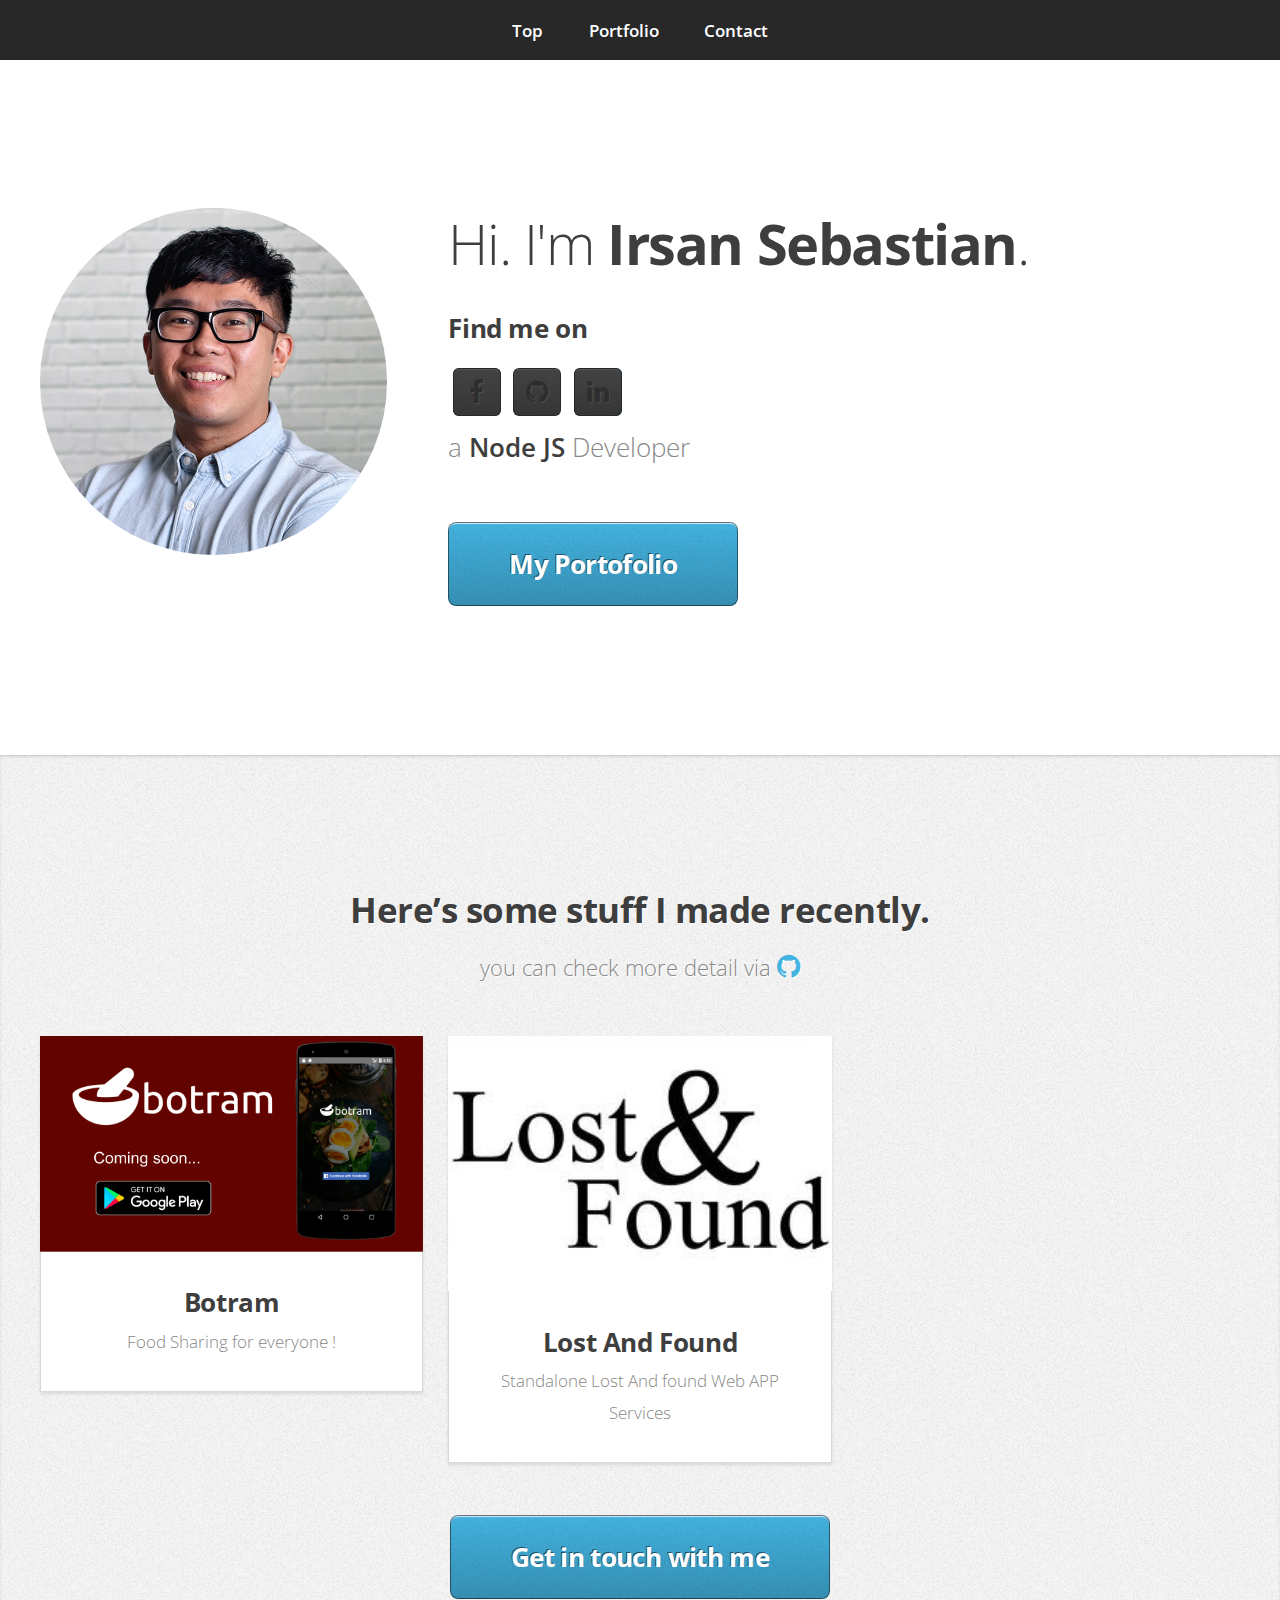
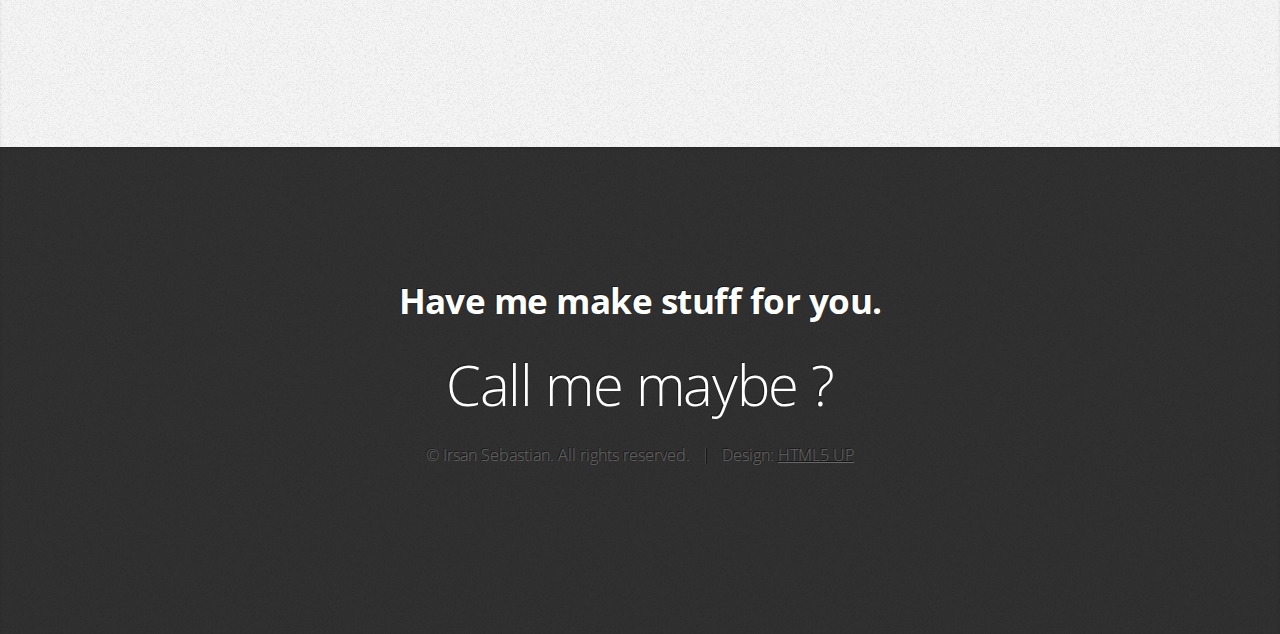
<file: index.html>
<!DOCTYPE HTML>
<!--
	Miniport by HTML5 UP
	html5up.net | @ajlkn
	Free for personal and commercial use under the CCA 3.0 license (html5up.net/license)
-->
<html>
	<head>
		<title>Irsan Sebastian</title>
		<meta charset="utf-8" />
		<meta name="viewport" content="width=device-width, initial-scale=1" />
		<!--[if lte IE 8]><script src="assets/js/ie/html5shiv.js"></script><![endif]-->
		<link rel="stylesheet" href="assets/css/main.css" />
		<link rel="icon" type="image/png" href="favicon/round.png">
		<!--[if lte IE 8]><link rel="stylesheet" href="assets/css/ie8.css" /><![endif]-->
		<!--[if lte IE 9]><link rel="stylesheet" href="assets/css/ie9.css" /><![endif]-->
	</head>
	<body>

		<!-- Nav -->
			<nav id="nav">
				<ul class="container">
					<li><a href="#top">Top</a></li>
					<!-- <li><a href="#work">Work</a></li> -->
					<li><a href="#portfolio">Portfolio</a></li>
					<li><a href="#contact">Contact</a></li>
				</ul>
			</nav>

		<!-- Home -->
			<div class="wrapper style1 first">
				<article class="container" id="top">
					<div class="row">
						<div class="4u 12u(mobile)">
							<span class="image"><img src="images/irsan.jpg" alt="" /></span>
						</div>
						<div class="8u 12u(mobile)">
							<header>
								<h1>Hi. I'm <strong>Irsan Sebastian</strong>.</h1>
							</header>
							<h3>Find me on</h3>
							<ul class="social">
								<li><a href="https://www.facebook.com/irsan.sebastian.9" class="icon fa-facebook" target="_blank"><span class="label">Facebook</span></a></li>
								<li><a href="https://github.com/sanBastia" class="icon fa-github" target="_blank"><span class="label">Github</span></a></li>
								<li><a href="https://www.linkedin.com/in/sanbastia/" class="icon fa-linkedin" target="_blank"><span class="label">LinkedIn</span></a></li>
							</ul>
							<p>a <strong>Node JS</strong> Developer</p>
							<a href="#portfolio" class="button big scrolly">My Portofolio</a>
						</div>
					</div>
				</article>
			</div>

		<!-- Work -->
			<!-- <div class="wrapper style2">
				<article id="work">
					<header>
						<h2>Here's all the stuff I do.</h2>
						<p>Odio turpis amet sed consequat eget posuere consequat.</p>
					</header>
					<div class="container">
						<div class="row">
							<div class="4u 12u(mobile)">
								<section class="box style1">
									<span class="icon featured fa-comments-o"></span>
									<h3>Consequat lorem</h3>
									<p>Ornare nulla proin odio consequat sapien vestibulum ipsum primis sed amet consequat lorem dolore.</p>
								</section>
							</div>
							<div class="4u 12u(mobile)">
								<section class="box style1">
									<span class="icon featured fa-camera-retro"></span>
									<h3>Lorem dolor tempus</h3>
									<p>Ornare nulla proin odio consequat sapien vestibulum ipsum primis sed amet consequat lorem dolore.</p>
								</section>
							</div>
							<div class="4u 12u(mobile)">
								<section class="box style1">
									<span class="icon featured fa-thumbs-o-up"></span>
									<h3>Feugiat posuere</h3>
									<p>Ornare nulla proin odio consequat sapien vestibulum ipsum primis sed amet consequat lorem dolore.</p>
								</section>
							</div>
						</div>
					</div>
					<footer>
						<p>Lorem ipsum dolor sit sapien vestibulum ipsum primis?</p>
						<a href="#portfolio" class="button big scrolly">See some of my recent work</a>
					</footer>
				</article>
			</div> -->

		<!-- Portfolio -->
			<div class="wrapper style3">
				<article id="portfolio">
					<header>
						<h2>Here’s some stuff I made recently.</h2>
						<p>you can check more detail via <a href="https://github.com/sanBastia" class="icon fa-github" target="_blank"><span class="label">Github</span></a></p>
					</header>
					<div class="container">
						<div class="row">
							<div class="4u 12u(mobile)">
								<article class="box style2">
									<a href="https://github.com/botram" class="image featured" target="_blank"><img src="images/botram.png" alt="" /></a>
									<h3><a href="https://github.com/botram" target="_blank">Botram</a></h3>
									<p>Food Sharing for everyone !</p>
								</article>
							</div>
							<div class="4u 12u(mobile)">
								<article class="box style2">
									<a href="https://github.com/coffeeeTeam/lost-found" class="image featured" target="_blank"><img src="images/lostandfound.png" alt="" /></a>
									<h3><a href="https://github.com/coffeeeTeam/lost-found" target="_blank">Lost And Found </a></h3>
									<p>Standalone Lost And found Web APP Services</p>
								</article>
							</div>
						</div>
					<footer>
						<a href="#contact" class="button big scrolly">Get in touch with me</a>
					</footer>
				</article>
			</div>

		<!-- Contact -->
			<div class="wrapper style4">
				<article id="contact" class="container 75%">
					<header>
						<h2>Have me make stuff for you.</h2>
					</header>
					<div>
						<h1><a href="https://www.facebook.com/irsan.sebastian.9" target="_blank">Call me maybe ?</a></h1>
						<!-- <div class="row">
							<div class="12u">
								<form method="post" action="#">
									<div>
										<div class="row">
											<div class="6u 12u(mobile)">
												<input type="text" name="name" id="name" placeholder="Name" />
											</div>
											<div class="6u 12u(mobile)">
												<input type="text" name="email" id="email" placeholder="Email" />
											</div>
										</div>
										<div class="row">
											<div class="12u">
												<input type="text" name="subject" id="subject" placeholder="Subject" />
											</div>
										</div>
										<div class="row">
											<div class="12u">
												<textarea name="message" id="message" placeholder="Message"></textarea>
											</div>
										</div>
										<div class="row 200%">
											<div class="12u">
												<ul class="actions">
													<li><input type="submit" value="Send Message" /></li>
													<li><input type="reset" value="Clear Form" class="alt" /></li>
												</ul>
											</div>
										</div>
									</div>
								</form>
							</div>
						</div> -->
						<!-- <div class="row">
							<div class="12u">
								<hr />
								<h3>Find me on ...</h3>
								<ul class="social">
									<li><a href="#" class="icon fa-twitter"><span class="label">Twitter</span></a></li>
									<li><a href="#" class="icon fa-facebook"><span class="label">Facebook</span></a></li>
									<li><a href="#" class="icon fa-dribbble"><span class="label">Dribbble</span></a></li>
									<li><a href="#" class="icon fa-linkedin"><span class="label">LinkedIn</span></a></li>
									<li><a href="#" class="icon fa-tumblr"><span class="label">Tumblr</span></a></li>
									<li><a href="#" class="icon fa-google-plus"><span class="label">Google+</span></a></li>
									<li><a href="#" class="icon fa-github"><span class="label">Github</span></a></li> -->

									<!--
									<li><a href="#" class="icon fa-rss"><span>RSS</span></a></li>
									<li><a href="#" class="icon fa-instagram"><span>Instagram</span></a></li>
									<li><a href="#" class="icon fa-foursquare"><span>Foursquare</span></a></li>
									<li><a href="#" class="icon fa-skype"><span>Skype</span></a></li>
									<li><a href="#" class="icon fa-soundcloud"><span>Soundcloud</span></a></li>
									<li><a href="#" class="icon fa-youtube"><span>YouTube</span></a></li>
									<li><a href="#" class="icon fa-blogger"><span>Blogger</span></a></li>
									<li><a href="#" class="icon fa-flickr"><span>Flickr</span></a></li>
									<li><a href="#" class="icon fa-vimeo"><span>Vimeo</span></a></li>
									-->
								<!-- </ul>
								<hr />
							</div>
						</div> -->
					</div>
					<footer>
						<ul id="copyright">
							<li>&copy; Irsan Sebastian. All rights reserved.</li><li>Design: <a href="http://html5up.net">HTML5 UP</a></li>
						</ul>
					</footer>
				</article>
			</div>

		<!-- Scripts -->
			<script src="assets/js/jquery.min.js"></script>
			<script src="assets/js/jquery.scrolly.min.js"></script>
			<script src="assets/js/skel.min.js"></script>
			<script src="assets/js/skel-viewport.min.js"></script>
			<script src="assets/js/util.js"></script>
			<!--[if lte IE 8]><script src="assets/js/ie/respond.min.js"></script><![endif]-->
			<script src="assets/js/main.js"></script>

	</body>
</html>
</file>
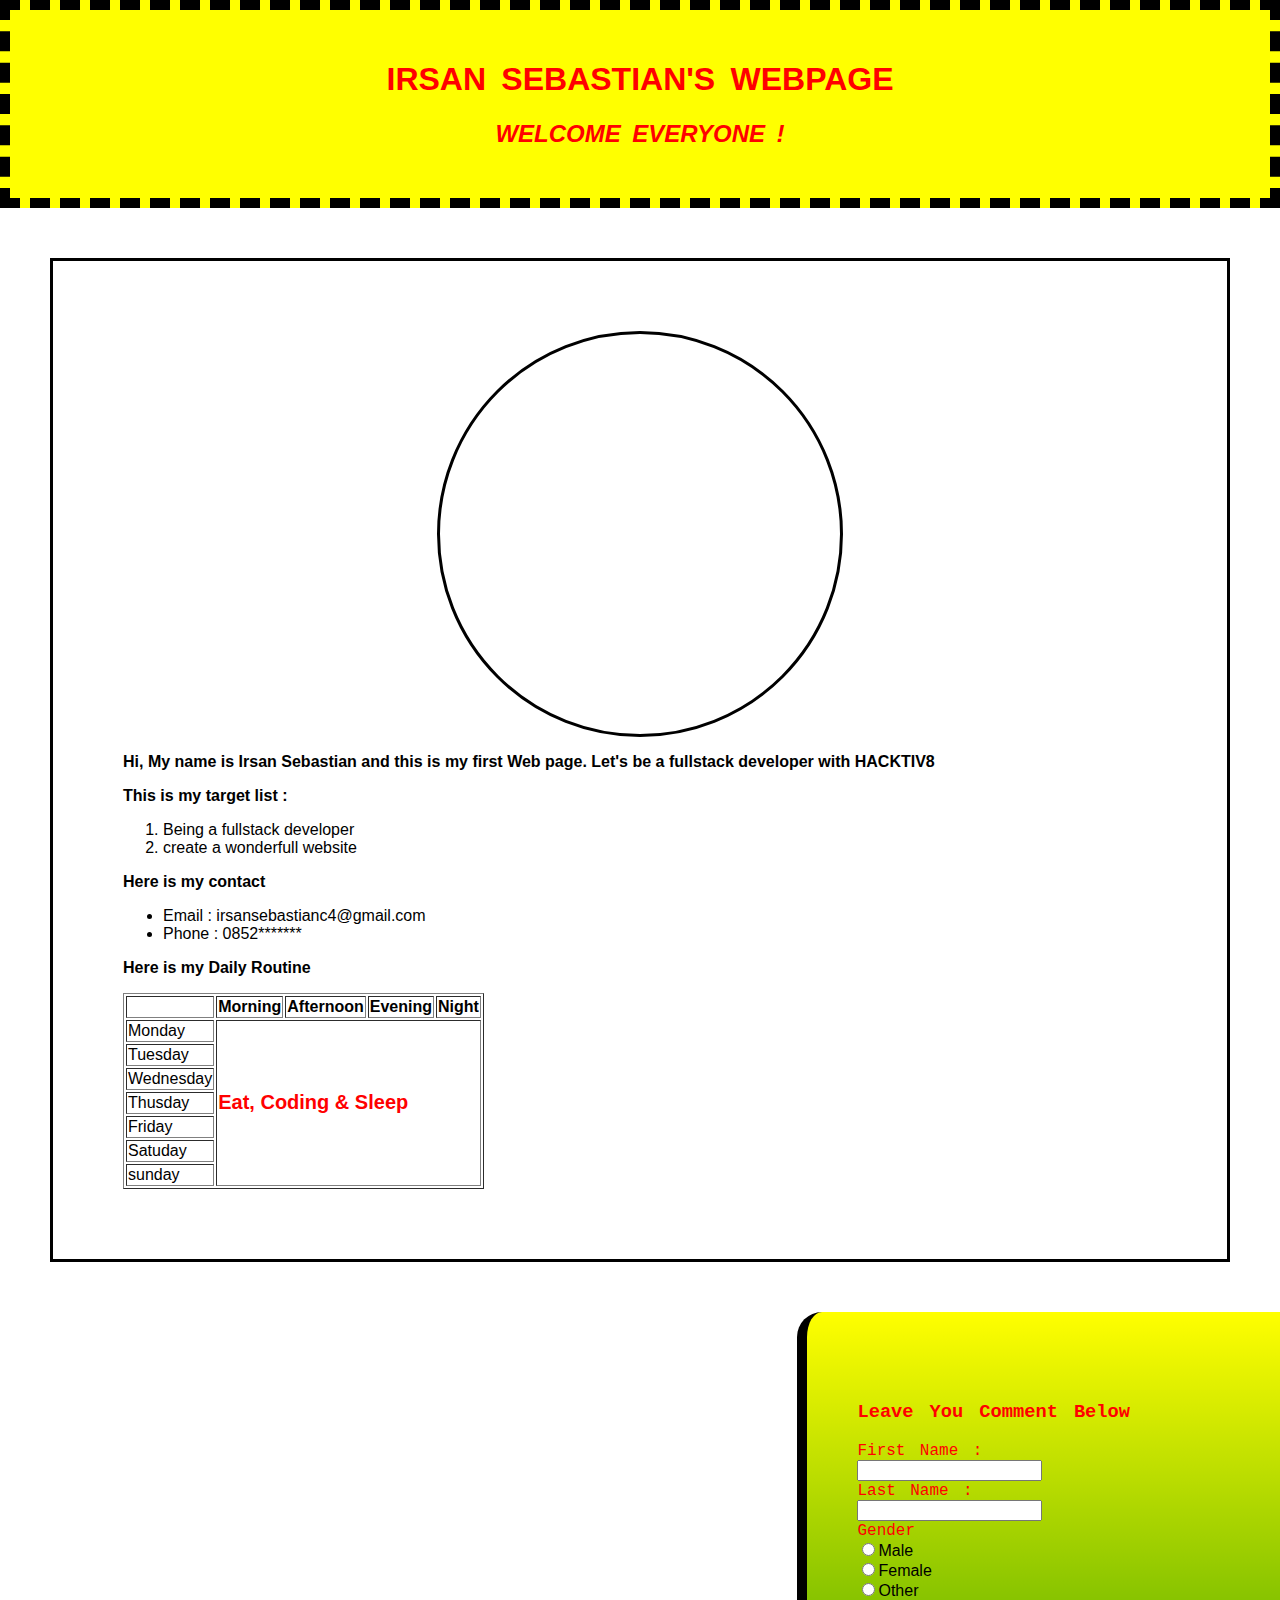
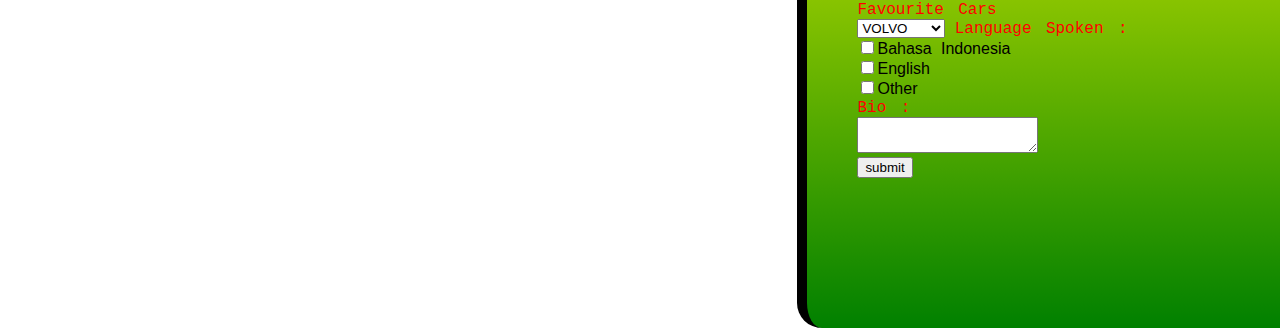
<file: hacktiv8/index.html>
<!DOCTYPE html>
<html>
	<head>
		<link href="style.css" type="text/css" rel="stylesheet">
		<title>Irsan Sebastian</title>

	</head>
			<body>


				<div class="header">
					<div id="header-content">		
						<h1>Irsan Sebastian's Webpage</h1>
						<h2>Welcome everyone !</h2>
					</div>
				</div>



				<div class="body">
					
					<div id="body-content">
						<div class="body-image"></div>
					<p>Hi, My name is Irsan Sebastian and this is my first Web page. Let's be a fullstack developer with HACKTIV8</p>

					<p>This is my target list :</p>

					<ol>
						<li>Being a fullstack developer</li>
						<li>create a wonderfull website</li>
					</ol>

					<p>Here is my contact</p>

					<ul>
						<li>Email : irsansebastianc4@gmail.com</li>
						<li>Phone : 0852*******</li>

					</ul>

					<p>Here is my Daily Routine</p>
					<table border="1">
						<thead>
							<tr>
								<th></th>
								<th>Morning</th>
								<th>Afternoon</th>
								<th>Evening</th>
								<th>Night</th>
							</tr>
						</thead>
						<tbody>
							<tr>
								<td>Monday</td>
								<td rowspan="7" colspan="4"> 
									<h1>eat, coding & sleep</h1>
								</td>
							</tr>
							<tr>
								<td>Tuesday</td>
							</tr>
							<tr>
								<td>Wednesday</td>
							</tr>
							<tr>
								<td>Thusday</td>
							</tr>
							<tr>
								<td>Friday</td>
							</tr>
							<tr>
								<td>Satuday</td>
							</tr>
							<tr>
								<td>sunday</td>
							</tr>
						</tbody>
					</table>
					</div>
				</div>


				<div class="comment">
					<div id="comment-content">
				<h3>leave you comment below</h3>
				

					<!-- Section pertama - first name -->

					<form>				
						<label for="full-name">First name :</label> <br>
						<input name="firstName" type="text">

						<br>
						<label for="last-name">Last name :</label><br>
						<input name="lastName" type="text"> <br>
						
						<!-- end section pertama -->


						<!-- Section kedua - gender  -->	

						
						<label for="Gender">Gender</label> <br>
						<input name="Male" type="radio" value="male">Male <br>
						<input name="Female" type="radio" value="female">Female <br>
						<input name="Other" type="radio" value="other">Other <br>

						

						<!-- end section kedua  -->


						<!-- Section ketiga - car -->

						
						<label for="favourite car">Favourite Cars</label> <br>
						<select name="cars">
							<option selected value="Volvo">VOLVO</option>
							<option value="Lamborgini">Lamborgini</option>
							<option value="Ferrari">Ferrari</option>
							<option value="Masserati">Masserati</option>
						</select>
						
						<!-- end section ketiga -->


						<!-- Section keempat - language -->

						
						<label for="favourite car">Language Spoken :</label> <br>
						<input type="checkbox" name="cek"  value="bahasa">Bahasa Indonesia <br>
						<input type="checkbox" name="cek" value="english">English <br>
						<input type="checkbox" name="cek" value="other">Other <br>
						

						<!-- end section empat -->
						

						<!-- section kelima - bio -->
						
						<label for="bio">Bio :</label> <br>
						<textarea name="biotextarea" row="50" span="50"></textarea> <br>
						<button type="submit">submit</button>
					</form>		
								<!-- end Section kelima -->
							</div>
							</div>


			</body>

</html>
</file>
<file: assets/css/ie8.css>
/*
	Miniport by HTML5 UP
	html5up.net | @ajlkn
	Free for personal and commercial use under the CCA 3.0 license (html5up.net/license)
*/

/* Basic */

	form input[type=text],
	form input[type=password],
	form select,
	form textarea {
		position: relative;
		-ms-behavior: url("assets/js/ie/PIE.htc");
	}

	input[type="button"],
	input[type="submit"],
	input[type="reset"],
	button,
	.button {
		position: relative;
		-ms-behavior: url("assets/js/ie/PIE.htc");
	}

/* Section/Article */

	section > .last-child,
	article > .last-child,
	section.last-child,
	article.last-child {
		margin-bottom: 0;
	}

/* Box */

	.box {
		border: solid 1px #ddd;
	}

/* List */

	ul.social li a {
		position: relative;
		top: 0 !important;
		overflow: hidden;
		-ms-behavior: url("assets/js/ie/PIE.htc");
	}

		ul.social li a:before {
			background: none;
		}

/* Wrappers */

	.wrapper {
		border-top: solid 1px #ddd;
	}

/* Nav */

	#nav a {
		position: relative;
		-ms-behavior: url("assets/js/ie/PIE.htc");
	}

/* Articles */

	#top .image {
		position: relative;
		-ms-behavior: url("assets/js/ie/PIE.htc");
	}

		#top .image img {
			position: relative;
			-ms-behavior: url("assets/js/ie/PIE.htc");
		}
</file>
<file: assets/css/ie9.css>
/*
	Miniport by HTML5 UP
	html5up.net | @ajlkn
	Free for personal and commercial use under the CCA 3.0 license (html5up.net/license)
*/

/* Button */

	input[type="button"],
	input[type="submit"],
	input[type="reset"],
	button,
	.button {
		background-image: url("images/ie/grad0-20.svg");
	}

/* List */

	ul.social li a:before {
		background-image: url("images/ie/grad0-20.svg");
	}
</file>
<file: hacktiv8/style.css>
body {
 
    font-family: Arial, Courier, serif;
    margin:0px; 
    padding:0px; 
    background: url(https://s3.amazonaws.com/codecademy-content/courses/web-101/unit-8/htmlcss1-img_bicycles.jpeg) no-repeat top center;
    background-attachment: fixed;
}


#header-content {

	border:10px;
	border-style:dashed;
	background-color:yellow;
	padding: 30px 10px;
}

#header-content h1,h2 {
	color:red;
	text-align: center;
	font-size:30;
	text-transform:uppercase;
	word-spacing:0.2em;
}
.body{

	margin: 50px 50px;
}
.body-image {
	
	height: 400px;
	width: 400px;
	margin:0px auto;
	border: 3px solid;
	border-radius: 500px;
	background: url(https://s3.amazonaws.com/codecademy-content/courses/web-101/unit-8/htmlcss1-img_bike2.png);
	background-size: cover;
	
}	

.body-image img {

	height :500px;
	width: 500px;
}

#header-content h2 {
	font-style: italic;
}

#body-content{

	background-color:white;
	border: 3px solid;
	padding: 70px 70px;
}

#body-content p {
	font-weight:bold;
}

#body-content thead {
	font-size: bold;
}

#body-content h1 {
	color:red;
	text-transform: capitalize;
	font-size: 20px;
	font-family: Arial, Courier, serif;
}

#comment-content {

	padding-top: 70px;
	padding-right: 150px;
	padding-left: 50px;
	padding-bottom:150px;
	border-style: solid;
	border-width: 0px 0px 0px 10px;
	border-radius: 25px 0px 0px 25px;
	float: right;

	background-image: -webkit-linear-gradient(yellow,green); 
	word-spacing:0.3em;
	font-family: Arial, Courier, serif;
}
#comment-content label,h3 {

		color:red;
		font-family: Courier, serif;
		text-transform: capitalize;
}
#comment-content h3 {

		text-align: center;
}
</file>
<file: assets/css/main.css>
@import url("https://fonts.googleapis.com/css?family=Open+Sans:300,300italic,600,600italic,700");
@import url("font-awesome.min.css");

/*
	Miniport by HTML5 UP
	html5up.net | @ajlkn
	Free for personal and commercial use under the CCA 3.0 license (html5up.net/license)
*/

/* Reset */

	html, body, div, span, applet, object, iframe, h1, h2, h3, h4, h5, h6, p, blockquote, pre, a, abbr, acronym, address, big, cite, code, del, dfn, em, img, ins, kbd, q, s, samp, small, strike, strong, sub, sup, tt, var, b, u, i, center, dl, dt, dd, ol, ul, li, fieldset, form, label, legend, table, caption, tbody, tfoot, thead, tr, th, td, article, aside, canvas, details, embed, figure, figcaption, footer, header, hgroup, menu, nav, output, ruby, section, summary, time, mark, audio, video {
		margin: 0;
		padding: 0;
		border: 0;
		font-size: 100%;
		font: inherit;
		vertical-align: baseline;
	}

	article, aside, details, figcaption, figure, footer, header, hgroup, menu, nav, section {
		display: block;
	}

	body {
		line-height: 1;
	}

	ol, ul {
		list-style: none;
	}

	blockquote, q {
		quotes: none;
	}

	blockquote:before, blockquote:after, q:before, q:after {
		content: '';
		content: none;
	}

	table {
		border-collapse: collapse;
		border-spacing: 0;
	}

	body {
		-webkit-text-size-adjust: none;
	}

/* Box Model */

	*, *:before, *:after {
		-moz-box-sizing: border-box;
		-webkit-box-sizing: border-box;
		box-sizing: border-box;
	}

/* Containers */

	.container {
		margin-left: auto;
		margin-right: auto;
	}

	.container.\31 25\25 {
		width: 100%;
		max-width: 1200px;
		min-width: 960px;
	}

	.container.\37 5\25 {
		width: 720px;
	}

	.container.\35 0\25 {
		width: 480px;
	}

	.container.\32 5\25 {
		width: 240px;
	}

	.container {
		width: 960px;
	}

	@media screen and (min-width: 737px) {

		.container.\31 25\25 {
			width: 100%;
			max-width: 1500px;
			min-width: 1200px;
		}

		.container.\37 5\25 {
			width: 900px;
		}

		.container.\35 0\25 {
			width: 600px;
		}

		.container.\32 5\25 {
			width: 300px;
		}

		.container {
			width: 1200px;
		}

	}

	@media screen and (min-width: 737px) and (max-width: 1200px) {

		.container.\31 25\25 {
			width: 100%;
			max-width: 1200px;
			min-width: 960px;
		}

		.container.\37 5\25 {
			width: 720px;
		}

		.container.\35 0\25 {
			width: 480px;
		}

		.container.\32 5\25 {
			width: 240px;
		}

		.container {
			width: 960px;
		}

	}

	@media screen and (max-width: 736px) {

		.container.\31 25\25 {
			width: 100%;
			max-width: 125%;
			min-width: 100%;
		}

		.container.\37 5\25 {
			width: 75%;
		}

		.container.\35 0\25 {
			width: 50%;
		}

		.container.\32 5\25 {
			width: 25%;
		}

		.container {
			width: 100% !important;
		}

	}

/* Grid */

	.row {
		border-bottom: solid 1px transparent;
		-moz-box-sizing: border-box;
		-webkit-box-sizing: border-box;
		box-sizing: border-box;
	}

	.row > * {
		float: left;
		-moz-box-sizing: border-box;
		-webkit-box-sizing: border-box;
		box-sizing: border-box;
	}

	.row:after, .row:before {
		content: '';
		display: block;
		clear: both;
		height: 0;
	}

	.row.uniform > * > :first-child {
		margin-top: 0;
	}

	.row.uniform > * > :last-child {
		margin-bottom: 0;
	}

	.row.\30 \25 > * {
		padding: 0 0 0 0px;
	}

	.row.\30 \25 {
		margin: 0 0 -1px 0px;
	}

	.row.uniform.\30 \25 > * {
		padding: 0px 0 0 0px;
	}

	.row.uniform.\30 \25 {
		margin: 0px 0 -1px 0px;
	}

	.row > * {
		padding: 0 0 0 40px;
	}

	.row {
		margin: 0 0 -1px -40px;
	}

	.row.uniform > * {
		padding: 40px 0 0 40px;
	}

	.row.uniform {
		margin: -40px 0 -1px -40px;
	}

	.row.\32 00\25 > * {
		padding: 0 0 0 80px;
	}

	.row.\32 00\25 {
		margin: 0 0 -1px -80px;
	}

	.row.uniform.\32 00\25 > * {
		padding: 80px 0 0 80px;
	}

	.row.uniform.\32 00\25 {
		margin: -80px 0 -1px -80px;
	}

	.row.\31 50\25 > * {
		padding: 0 0 0 60px;
	}

	.row.\31 50\25 {
		margin: 0 0 -1px -60px;
	}

	.row.uniform.\31 50\25 > * {
		padding: 60px 0 0 60px;
	}

	.row.uniform.\31 50\25 {
		margin: -60px 0 -1px -60px;
	}

	.row.\35 0\25 > * {
		padding: 0 0 0 20px;
	}

	.row.\35 0\25 {
		margin: 0 0 -1px -20px;
	}

	.row.uniform.\35 0\25 > * {
		padding: 20px 0 0 20px;
	}

	.row.uniform.\35 0\25 {
		margin: -20px 0 -1px -20px;
	}

	.row.\32 5\25 > * {
		padding: 0 0 0 10px;
	}

	.row.\32 5\25 {
		margin: 0 0 -1px -10px;
	}

	.row.uniform.\32 5\25 > * {
		padding: 10px 0 0 10px;
	}

	.row.uniform.\32 5\25 {
		margin: -10px 0 -1px -10px;
	}

	.\31 2u, .\31 2u\24 {
		width: 100%;
		clear: none;
		margin-left: 0;
	}

	.\31 1u, .\31 1u\24 {
		width: 91.6666666667%;
		clear: none;
		margin-left: 0;
	}

	.\31 0u, .\31 0u\24 {
		width: 83.3333333333%;
		clear: none;
		margin-left: 0;
	}

	.\39 u, .\39 u\24 {
		width: 75%;
		clear: none;
		margin-left: 0;
	}

	.\38 u, .\38 u\24 {
		width: 66.6666666667%;
		clear: none;
		margin-left: 0;
	}

	.\37 u, .\37 u\24 {
		width: 58.3333333333%;
		clear: none;
		margin-left: 0;
	}

	.\36 u, .\36 u\24 {
		width: 50%;
		clear: none;
		margin-left: 0;
	}

	.\35 u, .\35 u\24 {
		width: 41.6666666667%;
		clear: none;
		margin-left: 0;
	}

	.\34 u, .\34 u\24 {
		width: 33.3333333333%;
		clear: none;
		margin-left: 0;
	}

	.\33 u, .\33 u\24 {
		width: 25%;
		clear: none;
		margin-left: 0;
	}

	.\32 u, .\32 u\24 {
		width: 16.6666666667%;
		clear: none;
		margin-left: 0;
	}

	.\31 u, .\31 u\24 {
		width: 8.3333333333%;
		clear: none;
		margin-left: 0;
	}

	.\31 2u\24 + *,
	.\31 1u\24 + *,
	.\31 0u\24 + *,
	.\39 u\24 + *,
	.\38 u\24 + *,
	.\37 u\24 + *,
	.\36 u\24 + *,
	.\35 u\24 + *,
	.\34 u\24 + *,
	.\33 u\24 + *,
	.\32 u\24 + *,
	.\31 u\24 + * {
		clear: left;
	}

	.\-11u {
		margin-left: 91.66667%;
	}

	.\-10u {
		margin-left: 83.33333%;
	}

	.\-9u {
		margin-left: 75%;
	}

	.\-8u {
		margin-left: 66.66667%;
	}

	.\-7u {
		margin-left: 58.33333%;
	}

	.\-6u {
		margin-left: 50%;
	}

	.\-5u {
		margin-left: 41.66667%;
	}

	.\-4u {
		margin-left: 33.33333%;
	}

	.\-3u {
		margin-left: 25%;
	}

	.\-2u {
		margin-left: 16.66667%;
	}

	.\-1u {
		margin-left: 8.33333%;
	}

	@media screen and (min-width: 737px) {

		.row > * {
			padding: 25px 0 0 25px;
		}

		.row {
			margin: -25px 0 -1px -25px;
		}

		.row.uniform > * {
			padding: 25px 0 0 25px;
		}

		.row.uniform {
			margin: -25px 0 -1px -25px;
		}

		.row.\32 00\25 > * {
			padding: 50px 0 0 50px;
		}

		.row.\32 00\25 {
			margin: -50px 0 -1px -50px;
		}

		.row.uniform.\32 00\25 > * {
			padding: 50px 0 0 50px;
		}

		.row.uniform.\32 00\25 {
			margin: -50px 0 -1px -50px;
		}

		.row.\31 50\25 > * {
			padding: 37.5px 0 0 37.5px;
		}

		.row.\31 50\25 {
			margin: -37.5px 0 -1px -37.5px;
		}

		.row.uniform.\31 50\25 > * {
			padding: 37.5px 0 0 37.5px;
		}

		.row.uniform.\31 50\25 {
			margin: -37.5px 0 -1px -37.5px;
		}

		.row.\35 0\25 > * {
			padding: 12.5px 0 0 12.5px;
		}

		.row.\35 0\25 {
			margin: -12.5px 0 -1px -12.5px;
		}

		.row.uniform.\35 0\25 > * {
			padding: 12.5px 0 0 12.5px;
		}

		.row.uniform.\35 0\25 {
			margin: -12.5px 0 -1px -12.5px;
		}

		.row.\32 5\25 > * {
			padding: 6.25px 0 0 6.25px;
		}

		.row.\32 5\25 {
			margin: -6.25px 0 -1px -6.25px;
		}

		.row.uniform.\32 5\25 > * {
			padding: 6.25px 0 0 6.25px;
		}

		.row.uniform.\32 5\25 {
			margin: -6.25px 0 -1px -6.25px;
		}

		.\31 2u\28desktop\29, .\31 2u\24\28desktop\29 {
			width: 100%;
			clear: none;
			margin-left: 0;
		}

		.\31 1u\28desktop\29, .\31 1u\24\28desktop\29 {
			width: 91.6666666667%;
			clear: none;
			margin-left: 0;
		}

		.\31 0u\28desktop\29, .\31 0u\24\28desktop\29 {
			width: 83.3333333333%;
			clear: none;
			margin-left: 0;
		}

		.\39 u\28desktop\29, .\39 u\24\28desktop\29 {
			width: 75%;
			clear: none;
			margin-left: 0;
		}

		.\38 u\28desktop\29, .\38 u\24\28desktop\29 {
			width: 66.6666666667%;
			clear: none;
			margin-left: 0;
		}

		.\37 u\28desktop\29, .\37 u\24\28desktop\29 {
			width: 58.3333333333%;
			clear: none;
			margin-left: 0;
		}

		.\36 u\28desktop\29, .\36 u\24\28desktop\29 {
			width: 50%;
			clear: none;
			margin-left: 0;
		}

		.\35 u\28desktop\29, .\35 u\24\28desktop\29 {
			width: 41.6666666667%;
			clear: none;
			margin-left: 0;
		}

		.\34 u\28desktop\29, .\34 u\24\28desktop\29 {
			width: 33.3333333333%;
			clear: none;
			margin-left: 0;
		}

		.\33 u\28desktop\29, .\33 u\24\28desktop\29 {
			width: 25%;
			clear: none;
			margin-left: 0;
		}

		.\32 u\28desktop\29, .\32 u\24\28desktop\29 {
			width: 16.6666666667%;
			clear: none;
			margin-left: 0;
		}

		.\31 u\28desktop\29, .\31 u\24\28desktop\29 {
			width: 8.3333333333%;
			clear: none;
			margin-left: 0;
		}

		.\31 2u\24\28desktop\29 + *,
		.\31 1u\24\28desktop\29 + *,
		.\31 0u\24\28desktop\29 + *,
		.\39 u\24\28desktop\29 + *,
		.\38 u\24\28desktop\29 + *,
		.\37 u\24\28desktop\29 + *,
		.\36 u\24\28desktop\29 + *,
		.\35 u\24\28desktop\29 + *,
		.\34 u\24\28desktop\29 + *,
		.\33 u\24\28desktop\29 + *,
		.\32 u\24\28desktop\29 + *,
		.\31 u\24\28desktop\29 + * {
			clear: left;
		}

		.\-11u\28desktop\29 {
			margin-left: 91.66667%;
		}

		.\-10u\28desktop\29 {
			margin-left: 83.33333%;
		}

		.\-9u\28desktop\29 {
			margin-left: 75%;
		}

		.\-8u\28desktop\29 {
			margin-left: 66.66667%;
		}

		.\-7u\28desktop\29 {
			margin-left: 58.33333%;
		}

		.\-6u\28desktop\29 {
			margin-left: 50%;
		}

		.\-5u\28desktop\29 {
			margin-left: 41.66667%;
		}

		.\-4u\28desktop\29 {
			margin-left: 33.33333%;
		}

		.\-3u\28desktop\29 {
			margin-left: 25%;
		}

		.\-2u\28desktop\29 {
			margin-left: 16.66667%;
		}

		.\-1u\28desktop\29 {
			margin-left: 8.33333%;
		}

	}

	@media screen and (min-width: 737px) and (max-width: 1200px) {

		.row > * {
			padding: 25px 0 0 25px;
		}

		.row {
			margin: -25px 0 -1px -25px;
		}

		.row.uniform > * {
			padding: 25px 0 0 25px;
		}

		.row.uniform {
			margin: -25px 0 -1px -25px;
		}

		.row.\32 00\25 > * {
			padding: 50px 0 0 50px;
		}

		.row.\32 00\25 {
			margin: -50px 0 -1px -50px;
		}

		.row.uniform.\32 00\25 > * {
			padding: 50px 0 0 50px;
		}

		.row.uniform.\32 00\25 {
			margin: -50px 0 -1px -50px;
		}

		.row.\31 50\25 > * {
			padding: 37.5px 0 0 37.5px;
		}

		.row.\31 50\25 {
			margin: -37.5px 0 -1px -37.5px;
		}

		.row.uniform.\31 50\25 > * {
			padding: 37.5px 0 0 37.5px;
		}

		.row.uniform.\31 50\25 {
			margin: -37.5px 0 -1px -37.5px;
		}

		.row.\35 0\25 > * {
			padding: 12.5px 0 0 12.5px;
		}

		.row.\35 0\25 {
			margin: -12.5px 0 -1px -12.5px;
		}

		.row.uniform.\35 0\25 > * {
			padding: 12.5px 0 0 12.5px;
		}

		.row.uniform.\35 0\25 {
			margin: -12.5px 0 -1px -12.5px;
		}

		.row.\32 5\25 > * {
			padding: 6.25px 0 0 6.25px;
		}

		.row.\32 5\25 {
			margin: -6.25px 0 -1px -6.25px;
		}

		.row.uniform.\32 5\25 > * {
			padding: 6.25px 0 0 6.25px;
		}

		.row.uniform.\32 5\25 {
			margin: -6.25px 0 -1px -6.25px;
		}

		.\31 2u\28tablet\29, .\31 2u\24\28tablet\29 {
			width: 100%;
			clear: none;
			margin-left: 0;
		}

		.\31 1u\28tablet\29, .\31 1u\24\28tablet\29 {
			width: 91.6666666667%;
			clear: none;
			margin-left: 0;
		}

		.\31 0u\28tablet\29, .\31 0u\24\28tablet\29 {
			width: 83.3333333333%;
			clear: none;
			margin-left: 0;
		}

		.\39 u\28tablet\29, .\39 u\24\28tablet\29 {
			width: 75%;
			clear: none;
			margin-left: 0;
		}

		.\38 u\28tablet\29, .\38 u\24\28tablet\29 {
			width: 66.6666666667%;
			clear: none;
			margin-left: 0;
		}

		.\37 u\28tablet\29, .\37 u\24\28tablet\29 {
			width: 58.3333333333%;
			clear: none;
			margin-left: 0;
		}

		.\36 u\28tablet\29, .\36 u\24\28tablet\29 {
			width: 50%;
			clear: none;
			margin-left: 0;
		}

		.\35 u\28tablet\29, .\35 u\24\28tablet\29 {
			width: 41.6666666667%;
			clear: none;
			margin-left: 0;
		}

		.\34 u\28tablet\29, .\34 u\24\28tablet\29 {
			width: 33.3333333333%;
			clear: none;
			margin-left: 0;
		}

		.\33 u\28tablet\29, .\33 u\24\28tablet\29 {
			width: 25%;
			clear: none;
			margin-left: 0;
		}

		.\32 u\28tablet\29, .\32 u\24\28tablet\29 {
			width: 16.6666666667%;
			clear: none;
			margin-left: 0;
		}

		.\31 u\28tablet\29, .\31 u\24\28tablet\29 {
			width: 8.3333333333%;
			clear: none;
			margin-left: 0;
		}

		.\31 2u\24\28tablet\29 + *,
		.\31 1u\24\28tablet\29 + *,
		.\31 0u\24\28tablet\29 + *,
		.\39 u\24\28tablet\29 + *,
		.\38 u\24\28tablet\29 + *,
		.\37 u\24\28tablet\29 + *,
		.\36 u\24\28tablet\29 + *,
		.\35 u\24\28tablet\29 + *,
		.\34 u\24\28tablet\29 + *,
		.\33 u\24\28tablet\29 + *,
		.\32 u\24\28tablet\29 + *,
		.\31 u\24\28tablet\29 + * {
			clear: left;
		}

		.\-11u\28tablet\29 {
			margin-left: 91.66667%;
		}

		.\-10u\28tablet\29 {
			margin-left: 83.33333%;
		}

		.\-9u\28tablet\29 {
			margin-left: 75%;
		}

		.\-8u\28tablet\29 {
			margin-left: 66.66667%;
		}

		.\-7u\28tablet\29 {
			margin-left: 58.33333%;
		}

		.\-6u\28tablet\29 {
			margin-left: 50%;
		}

		.\-5u\28tablet\29 {
			margin-left: 41.66667%;
		}

		.\-4u\28tablet\29 {
			margin-left: 33.33333%;
		}

		.\-3u\28tablet\29 {
			margin-left: 25%;
		}

		.\-2u\28tablet\29 {
			margin-left: 16.66667%;
		}

		.\-1u\28tablet\29 {
			margin-left: 8.33333%;
		}

	}

	@media screen and (max-width: 736px) {

		.row > * {
			padding: 15px 0 0 15px;
		}

		.row {
			margin: -15px 0 -1px -15px;
		}

		.row.uniform > * {
			padding: 15px 0 0 15px;
		}

		.row.uniform {
			margin: -15px 0 -1px -15px;
		}

		.row.\32 00\25 > * {
			padding: 30px 0 0 30px;
		}

		.row.\32 00\25 {
			margin: -30px 0 -1px -30px;
		}

		.row.uniform.\32 00\25 > * {
			padding: 30px 0 0 30px;
		}

		.row.uniform.\32 00\25 {
			margin: -30px 0 -1px -30px;
		}

		.row.\31 50\25 > * {
			padding: 22.5px 0 0 22.5px;
		}

		.row.\31 50\25 {
			margin: -22.5px 0 -1px -22.5px;
		}

		.row.uniform.\31 50\25 > * {
			padding: 22.5px 0 0 22.5px;
		}

		.row.uniform.\31 50\25 {
			margin: -22.5px 0 -1px -22.5px;
		}

		.row.\35 0\25 > * {
			padding: 7.5px 0 0 7.5px;
		}

		.row.\35 0\25 {
			margin: -7.5px 0 -1px -7.5px;
		}

		.row.uniform.\35 0\25 > * {
			padding: 7.5px 0 0 7.5px;
		}

		.row.uniform.\35 0\25 {
			margin: -7.5px 0 -1px -7.5px;
		}

		.row.\32 5\25 > * {
			padding: 3.75px 0 0 3.75px;
		}

		.row.\32 5\25 {
			margin: -3.75px 0 -1px -3.75px;
		}

		.row.uniform.\32 5\25 > * {
			padding: 3.75px 0 0 3.75px;
		}

		.row.uniform.\32 5\25 {
			margin: -3.75px 0 -1px -3.75px;
		}

		.\31 2u\28mobile\29, .\31 2u\24\28mobile\29 {
			width: 100%;
			clear: none;
			margin-left: 0;
		}

		.\31 1u\28mobile\29, .\31 1u\24\28mobile\29 {
			width: 91.6666666667%;
			clear: none;
			margin-left: 0;
		}

		.\31 0u\28mobile\29, .\31 0u\24\28mobile\29 {
			width: 83.3333333333%;
			clear: none;
			margin-left: 0;
		}

		.\39 u\28mobile\29, .\39 u\24\28mobile\29 {
			width: 75%;
			clear: none;
			margin-left: 0;
		}

		.\38 u\28mobile\29, .\38 u\24\28mobile\29 {
			width: 66.6666666667%;
			clear: none;
			margin-left: 0;
		}

		.\37 u\28mobile\29, .\37 u\24\28mobile\29 {
			width: 58.3333333333%;
			clear: none;
			margin-left: 0;
		}

		.\36 u\28mobile\29, .\36 u\24\28mobile\29 {
			width: 50%;
			clear: none;
			margin-left: 0;
		}

		.\35 u\28mobile\29, .\35 u\24\28mobile\29 {
			width: 41.6666666667%;
			clear: none;
			margin-left: 0;
		}

		.\34 u\28mobile\29, .\34 u\24\28mobile\29 {
			width: 33.3333333333%;
			clear: none;
			margin-left: 0;
		}

		.\33 u\28mobile\29, .\33 u\24\28mobile\29 {
			width: 25%;
			clear: none;
			margin-left: 0;
		}

		.\32 u\28mobile\29, .\32 u\24\28mobile\29 {
			width: 16.6666666667%;
			clear: none;
			margin-left: 0;
		}

		.\31 u\28mobile\29, .\31 u\24\28mobile\29 {
			width: 8.3333333333%;
			clear: none;
			margin-left: 0;
		}

		.\31 2u\24\28mobile\29 + *,
		.\31 1u\24\28mobile\29 + *,
		.\31 0u\24\28mobile\29 + *,
		.\39 u\24\28mobile\29 + *,
		.\38 u\24\28mobile\29 + *,
		.\37 u\24\28mobile\29 + *,
		.\36 u\24\28mobile\29 + *,
		.\35 u\24\28mobile\29 + *,
		.\34 u\24\28mobile\29 + *,
		.\33 u\24\28mobile\29 + *,
		.\32 u\24\28mobile\29 + *,
		.\31 u\24\28mobile\29 + * {
			clear: left;
		}

		.\-11u\28mobile\29 {
			margin-left: 91.66667%;
		}

		.\-10u\28mobile\29 {
			margin-left: 83.33333%;
		}

		.\-9u\28mobile\29 {
			margin-left: 75%;
		}

		.\-8u\28mobile\29 {
			margin-left: 66.66667%;
		}

		.\-7u\28mobile\29 {
			margin-left: 58.33333%;
		}

		.\-6u\28mobile\29 {
			margin-left: 50%;
		}

		.\-5u\28mobile\29 {
			margin-left: 41.66667%;
		}

		.\-4u\28mobile\29 {
			margin-left: 33.33333%;
		}

		.\-3u\28mobile\29 {
			margin-left: 25%;
		}

		.\-2u\28mobile\29 {
			margin-left: 16.66667%;
		}

		.\-1u\28mobile\29 {
			margin-left: 8.33333%;
		}

	}

/* Basic */

	body, input, textarea, select {
		font-family: 'Open Sans', sans-serif;
		line-height: 1.85em;
		color: #888;
		font-weight: 300;
	}

		body.is-loading *, input.is-loading *, textarea.is-loading *, select.is-loading * {
			-moz-transition: none !important;
			-webkit-transition: none !important;
			-ms-transition: none !important;
			transition: none !important;
			-moz-animation: none !important;
			-webkit-animation: none !important;
			-ms-animation: none !important;
			animation: none !important;
		}

	a {
		-moz-transition: color .2s ease-in-out;
		-webkit-transition: color .2s ease-in-out;
		-ms-transition: color .2s ease-in-out;
		transition: color .2s ease-in-out;
		color: #43B3E0;
		text-decoration: underline;
	}

		a:hover {
			color: #43bff0 !important;
		}

		a img {
			border: 0;
		}

	b, strong {
		font-weight: 600;
		color: #3e3e3e;
	}

	i, em {
		font-style: italic;
	}

	sub {
		position: relative;
		top: 0.5em;
		font-size: 0.8em;
	}

	sup {
		position: relative;
		top: -0.5em;
		font-size: 0.8em;
	}

	blockquote {
		border-left: solid 0.75em #eee;
		padding: 1em 0 1em 1.5em;
		font-style: italic;
	}

	h1, h2, h3, h4, h5, h6 {
		color: #3e3e3e;
	}

	h1 a, h2 a, h3 a, h4 a, h5 a, h6 a {
		text-decoration: none;
		color: inherit;
	}

	h2, h3, h4, h5, h6 {
		font-weight: 700;
	}

	h1 {
		font-weight: 300;
	}

		h1 strong {
			font-weight: 700;
		}

	em, i {
		font-style: italic;
	}

	br.clear {
		clear: both;
	}

	hr {
		border: 0;
		border-top: solid 1px #444;
		border-top-color: rgba(0, 0, 0, 0.35);
		box-shadow: 0px 1px 0px 0px rgba(255, 255, 255, 0.1);
		height: 1px;
		margin: 3em 0 4em 0;
	}

	p, ul, ol, dl, table {
		margin-bottom: 2em;
	}

/* Form */

	form label {
		color: #3e3e3e;
		font-weight: 700;
		display: block;
		margin: 0 0 0.5em 0;
	}

	form input[type=text],
	form input[type=email],
	form input[type=password],
	form select,
	form textarea {
		-moz-transition: background .2s ease-in-out, box-shadow .2s ease-in-out;
		-webkit-transition: background .2s ease-in-out, box-shadow .2s ease-in-out;
		-ms-transition: background .2s ease-in-out, box-shadow .2s ease-in-out;
		transition: background .2s ease-in-out, box-shadow .2s ease-in-out;
		-webkit-appearance: none;
		display: block;
		border: 0;
		padding: 0.75em;
		font-size: 1em;
		border-radius: 8px;
		border: solid 1px #ddd;
		background: #fff;
		color: #bbb;
		box-shadow: inset 0px 2px 3px 1px rgba(0, 0, 0, 0.05), 0px 1px 0px 0px rgba(255, 255, 255, 0.025);
		width: 100%;
	}

		form input[type=text]:focus,
		form input[type=email]:focus,
		form input[type=password]:focus,
		form select:focus,
		form textarea:focus {
			background: #fafafa;
			box-shadow: inset 0px 2px 5px 0px rgba(0, 0, 0, 0.05), 0px 1px 0px 0px rgba(255, 255, 255, 0.025), inset 0px 0px 2px 1px #43bff0;
		}

	form textarea {
		height: 15em;
	}

	form .formerize-placeholder {
		color: #555 !important;
	}

	form ::-webkit-input-placeholder {
		color: #555 !important;
	}

	form :-moz-placeholder {
		color: #555 !important;
	}

	form ::-moz-placeholder {
		color: #555 !important;
	}

	form :-ms-input-placeholder {
		color: #555 !important;
	}

	form ::-moz-focus-inner {
		border: 0;
	}

/* Tables */

	table {
		width: 100%;
	}

		table.default {
			width: 100%;
		}

			table.default tr {
				border-top: solid 1px #eee;
			}

				table.default tr:first-child {
					border-top: 0;
				}

			table.default td {
				padding: 0.5em 1em 0.5em 1em;
			}

			table.default th {
				text-align: left;
				padding: 0.5em 1em 0.5em 1em;
				font-weight: 600;
				margin: 0 0 1em 0;
			}

			table.default thead {
				background: #4f4f4f;
				color: #fff;
			}

/* Section/Article */

	section, article {
		margin-bottom: 3em;
	}

	section > :last-child,
	article > :last-child,
	section:last-child,
	article:last-child {
		margin-bottom: 0;
	}

/* Image */

	.image {
		display: inline-block;
		position: relative;
	}

		.image img {
			display: block;
			width: 100%;
		}

		.image.fit {
			display: block;
			width: 100%;
		}

		.image.featured {
			display: block;
			width: 100%;
			margin: 0 0 2em 0;
		}

		.image.left {
			float: left;
			margin: 0 2em 2em 0;
		}

		.image.centered {
			display: block;
			margin: 0 0 2em 0;
		}

			.image.centered img {
				margin: 0 auto;
				width: auto;
			}

/* Button */

	input[type="button"],
	input[type="submit"],
	input[type="reset"],
	button,
	.button {
		background-image: url("images/bg.png"), -moz-linear-gradient(top, rgba(0, 0, 0, 0), rgba(0, 0, 0, 0.2));
		background-image: url("images/bg.png"), -webkit-linear-gradient(top, rgba(0, 0, 0, 0), rgba(0, 0, 0, 0.2));
		background-image: url("images/bg.png"), -ms-linear-gradient(top, rgba(0, 0, 0, 0), rgba(0, 0, 0, 0.2));
		background-image: url("images/bg.png"), linear-gradient(top, rgba(0, 0, 0, 0), rgba(0, 0, 0, 0.2));
		-moz-transition: background-color .2s ease-in-out;
		-webkit-transition: background-color .2s ease-in-out;
		-ms-transition: background-color .2s ease-in-out;
		transition: background-color .2s ease-in-out;
		-webkit-appearance: none;
		position: relative;
		display: inline-block;
		color: #fff !important;
		text-decoration: none;
		font-weight: 700;
		border: 0;
		outline: 0;
		cursor: pointer;
		border-radius: 8px;
		text-shadow: -1px -1px 0.5px rgba(0, 0, 0, 0.5);
		overflow: hidden;
		box-shadow: inset 0px 0px 0px 1px rgba(0, 0, 0, 0.5), inset 0px 2px 1px 0px rgba(255, 255, 255, 0.75);
		background-color: #43B3E0;
	}

		input[type="button"]:hover,
		input[type="submit"]:hover,
		input[type="reset"]:hover,
		button:hover,
		.button:hover {
			background-color: #43bff0;
			color: #fff !important;
		}

		input[type="button"]:active,
		input[type="submit"]:active,
		input[type="reset"]:active,
		button:active,
		.button:active {
			background-color: #3BA8D3;
			top: 1px;
		}

		input[type="button"].alt,
		input[type="submit"].alt,
		input[type="reset"].alt,
		button.alt,
		.button.alt {
			background-color: #444;
			box-shadow: inset 0px 0px 0px 1px #242424, inset 0px 2px 1px 0px rgba(255, 255, 255, 0.2);
		}

			input[type="button"].alt:hover,
			input[type="submit"].alt:hover,
			input[type="reset"].alt:hover,
			button.alt:hover,
			.button.alt:hover {
				background-color: #4f4f4f;
				color: #fff !important;
			}

			input[type="button"].alt:active,
			input[type="submit"].alt:active,
			input[type="reset"].alt:active,
			button.alt:active,
			.button.alt:active {
				background-color: #3f3f3f;
			}

/* List */

	ul.default {
		list-style: disc;
		padding-left: 1em;
	}

		ul.default li {
			padding-left: 0.5em;
		}

	ul.social {
		cursor: default;
		margin: 0;
	}

		ul.social li {
			position: relative;
			display: inline-block;
			margin: 0.25em;
			top: 0;
		}

			ul.social li a {
				-moz-transition: top .2s ease-in-out;
				-webkit-transition: top .2s ease-in-out;
				-ms-transition: top .2s ease-in-out;
				transition: top .2s ease-in-out;
				display: block;
				width: 48px;
				height: 48px;
				border-radius: 6px;
				top: 0;
				position: relative;
			}

				ul.social li a:before {
					background-image: url("images/bg.png"), -moz-linear-gradient(top, rgba(0, 0, 0, 0), rgba(0, 0, 0, 0.2));
					background-image: url("images/bg.png"), -webkit-linear-gradient(top, rgba(0, 0, 0, 0), rgba(0, 0, 0, 0.2));
					background-image: url("images/bg.png"), -ms-linear-gradient(top, rgba(0, 0, 0, 0), rgba(0, 0, 0, 0.2));
					background-image: url("images/bg.png"), linear-gradient(top, rgba(0, 0, 0, 0), rgba(0, 0, 0, 0.2));
					-moz-transition: background-color .2s ease-in-out;
					-webkit-transition: background-color .2s ease-in-out;
					-ms-transition: background-color .2s ease-in-out;
					transition: background-color .2s ease-in-out;
					background-color: #444;
					border-radius: 6px;
					box-shadow: inset 0px 0px 0px 1px #282828, inset 0px 2px 1px 0px rgba(255, 255, 255, 0.1);
					color: #2E2E2E !important;
					display: block;
					font-size: 26px;
					height: 48px;
					line-height: 48px;
					text-align: center;
					outline: 0;
					overflow: hidden;
					text-shadow: 1px 1px 0px rgba(255, 255, 255, 0.1);
					width: 48px;
				}

				ul.social li a.fa-twitter {
					background-color: #2DAAE4;
				}

				ul.social li a.fa-facebook {
					background-color: #3C5A98;
				}

				ul.social li a.fa-dribbble {
					background-color: #C4376B;
				}

				ul.social li a.fa-linkedin {
					background-color: #006599;
				}

				ul.social li a.fa-tumblr {
					background-color: #51718A;
				}

				ul.social li a.fa-google-plus {
					background-color: #DA2713;
				}

				ul.social li a.fa-github {
					background-color: #FAFAFA;
				}

				ul.social li a.fa-rss {
					background-color: #F2600B;
				}

				ul.social li a.fa-instagram {
					background-color: #E0D7C8;
				}

				ul.social li a.fa-foursquare {
					background-color: #39A3D4;
				}

				ul.social li a.fa-skype {
					background-color: #10BEF1;
				}

				ul.social li a.fa-soundcloud {
					background-color: #FE5419;
				}

				ul.social li a.fa-youtube {
					background-color: #BF2E25;
				}

				ul.social li a.fa-blogger {
					background-color: #FF6501;
				}

				ul.social li a.fa-flickr {
					background-color: #0062DB;
				}

				ul.social li a.fa-vimeo {
					background-color: #4C8AB0;
				}

				ul.social li a:hover {
					top: -5px;
				}

					ul.social li a:hover:before {
						background-color: transparent;
					}

	ul.actions li {
		display: inline-block;
		margin: 0 0 0 1em;
	}

		ul.actions li:first-child {
			margin-left: 0;
		}

	ol.default {
		list-style: decimal;
		padding-left: 1.25em;
	}

		ol.default li {
			padding-left: 0.25em;
		}

/* Box */

	.box {
		background: #fff;
		box-shadow: inset 0px 0px 0px 1px rgba(0, 0, 0, 0.15), 0px 2px 3px 0px rgba(0, 0, 0, 0.1);
		text-align: center;
	}

/* Icons */

	.icon {
		text-decoration: none;
	}

		.icon:before {
			display: inline-block;
			font-family: FontAwesome;
			font-size: 1.25em;
			text-decoration: none;
			font-style: normal;
			font-weight: normal;
			line-height: 1;
			-webkit-font-smoothing: antialiased;
			-moz-osx-font-smoothing: grayscale;
		}

		.icon > .label {
			display: none;
		}

		.icon.featured {
			color: #EA8A95;
			display: block;
			margin: 0 0 1.5em 0;
			cursor: default;
		}

			.icon.featured:before {
				font-size: 6em;
			}

/* Wrappers */

	.wrapper {
		background-image: url("images/bg.png");
		box-shadow: inset 0px 1px 0px 0px rgba(0, 0, 0, 0.05), inset 0px 2px 3px 0px rgba(0, 0, 0, 0.1);
	}

		.wrapper.first {
			box-shadow: none;
		}

		.wrapper.style1 {
			background-image: none;
			background-color: #fff;
		}

		.wrapper.style2 {
			background-color: #fafafa;
			text-shadow: 1px 1px 0px #fff;
		}

		.wrapper.style3 {
			background-color: #f4f4f4;
			text-shadow: 1px 1px 0px #fff;
		}

		.wrapper.style4 {
			background-color: #303030;
			color: #999;
			text-shadow: -1px -1px 0px #181818;
		}

			.wrapper.style4 h1, .wrapper.style4 h2, .wrapper.style4 h3, .wrapper.style4 h4, .wrapper.style4 h5, .wrapper.style4 h6 {
				color: #fff;
			}

			.wrapper.style4 form input[type=text],
			.wrapper.style4 form input[type=password],
			.wrapper.style4 form select,
			.wrapper.style4 form textarea {
				border: none;
				background: #282828;
			}

				.wrapper.style4 form input[type=text]:focus,
				.wrapper.style4 form input[type=password]:focus,
				.wrapper.style4 form select:focus,
				.wrapper.style4 form textarea:focus {
					background: #252525;
				}

/* Nav */

	#nav {
		background-color: #282828;
		text-align: center;
		position: fixed;
		left: 0;
		top: 0;
		width: 100%;
		z-index: 10000;
		cursor: default;
	}

		#nav ul {
			margin-bottom: 0;
		}

		#nav li {
			display: inline-block;
		}

		#nav a {
			position: relative;
			display: block;
			color: #fff;
			text-decoration: none;
			outline: 0;
		}

			#nav a:hover {
				color: #fff !important;
			}

			#nav a.active:before {
				content: '';
				display: block;
				position: absolute;
				bottom: -0.6em;
				left: 50%;
				margin-left: -0.75em;
				border-left: solid 0.75em transparent;
				border-right: solid 0.75em transparent;
				border-top: solid 0.6em #282828;
			}

/* Articles */

	#top .image {
		border-radius: 50%;
	}

		#top .image img {
			border-radius: 50%;
		}

	#top p a {
		color: inherit;
	}

/* Copyright */

	#copyright {
		color: #666;
	}

		#copyright a {
			-moz-transition: color .2s ease-in-out;
			-webkit-transition: color .2s ease-in-out;
			-ms-transition: color .2s ease-in-out;
			transition: color .2s ease-in-out;
			color: inherit;
		}

			#copyright a:hover {
				color: #777;
			}

/* Desktop */

	@media screen and (min-width: 737px) {

		/* Basic */

			body, input, textarea, select {
				font-size: 13pt;
			}

			h1 {
				font-size: 3.25em;
				letter-spacing: -0.025em;
			}

			h2 {
				font-size: 2em;
				letter-spacing: -0.015em;
			}

			h3 {
				font-size: 1.5em;
				letter-spacing: -0.015em;
			}

			h1, h2, h3, h4, h5, h6 {
				margin: 0 0 0.75em 0;
			}

			header {
				margin: 0 0 3em 0;
			}

				header > p {
					font-size: 1.25em;
					margin: 0;
				}

			footer {
				margin: 3em 0 0 0;
			}

				footer > p {
					font-size: 1.25em;
				}

		/* Form */

			form input[type="button"],
			form input[type="submit"],
			form input[type="reset"],
			form button,
			form .button {
				margin: 0 0.5em 0 0.5em;
			}

		/* Button */

			input[type="button"],
			input[type="submit"],
			input[type="reset"],
			button,
			.button {
				padding: 1em 2.35em 1em 2.35em;
				font-size: 1.1em;
			}

				input[type="button"].big,
				input[type="submit"].big,
				input[type="reset"].big,
				button.big,
				.button.big {
					font-size: 1.5em;
					letter-spacing: -0.025em;
				}

		/* Box */

			.box {
				padding: 2em;
			}

				.box.style1 {
					padding: 3em 2em 3.5em 2em;
				}

					.box.style1 h3 {
						margin-bottom: 0.5em;
					}

				.box.style2 h3 {
					margin-bottom: 0.25em;
				}

				.box.style2 .image {
					position: relative;
					left: 2em;
					top: 2em;
					margin: -4em 0 4em -4em;
					width: auto;
				}

		/* Wrappers */

			.wrapper {
				padding: 8em 0 8em 0;
				text-align: center;
			}

				.wrapper.first {
					padding-top: 12em;
				}

		/* Nav */

			#nav a {
				-moz-transition: background-color .2s ease-in-out;
				-webkit-transition: background-color .2s ease-in-out;
				-ms-transition: background-color .2s ease-in-out;
				transition: background-color .2s ease-in-out;
				padding: 0.2em 1em 0.2em 1em;
				margin: 0.6em 0.2em 0.6em 0.2em;
				font-weight: 600;
				border-radius: 8px;
				color: #fff;
			}

				#nav a:hover {
					background: #383838;
				}

				#nav a:active {
					background: #484848;
				}

		/* Articles */

			#top {
				text-align: left;
			}

				#top .image {
					width: 20em;
					height: 20em;
					margin: 0;
				}

				#top h1 {
					margin-top: 0.35em;
				}

				#top p {
					font-size: 1.5em;
					line-height: 1.75em;
				}

			#contact footer {
				font-size: 0.9em;
			}

		/* Copyright */

			#copyright {
				font-size: 1em;
				line-height: 1em;
			}

				#copyright li {
					display: inline-block;
					border-left: solid 1px rgba(0, 0, 0, 0.5);
					box-shadow: -1px 0px 0px 0px rgba(255, 255, 255, 0.1);
					padding: 0 0 0 1em;
					margin: 0 0 0 1em;
				}

					#copyright li:first-child {
						border: 0;
						box-shadow: none;
						padding-left: 0;
						margin-left: 0;
					}

	}

/* Tablet */

	@media screen and (min-width: 737px) and (max-width: 1200px) {

		/* Basic */

			body {
				min-width: 960px;
				font-size: 11pt;
			}

			input, textarea, select {
				font-size: 11pt;
			}

			header {
				margin: 0 0 4em 0;
			}

		/* Wrappers */

			.wrapper {
				padding: 5em 0 5em 0;
				text-align: center;
			}

				.wrapper.first {
					padding-top: 9em;
				}

				.wrapper.style4 .row-special {
					margin: 2em 0 0 0;
					padding: 2em 0 2em 0;
				}

		/* Articles */

			#top .image {
				width: 19.5em;
				height: 19.5em;
				margin: 0;
			}

	}

/* Mobile */

	@media screen and (max-width: 736px) {

		/* Basic */

			body, input, textarea, select {
				line-height: 1.75em;
				font-size: 10pt;
				letter-spacing: 0;
			}

			h1, h2, h3, h4, h5, h6 {
				font-size: 1.25em;
				margin: 0 0 0.4em 0;
			}

			h1 {
				font-size: 2.25em;
				line-height: 1.25em;
			}

			header {
				margin: 0 0 2em 0;
			}

				header > p {
					font-size: 1.25em;
				}

			footer {
				margin: 2.5em 0 0 0;
			}

				footer > p {
					font-size: 1.25em;
				}

			hr {
				margin: 1.5em 0 2em 0;
			}

		/* Section/Article */

			section, article {
				clear: both;
			}

		/* Button */

			input[type="button"],
			input[type="submit"],
			input[type="reset"],
			button,
			.button {
				text-align: center;
				font-size: 1.2em;
				width: 100%;
				padding: 1em 0 1em 0;
			}

		/* List */

			ul.social {
				padding: 1em 0.5em 0 0.5em;
			}

				ul.social li {
					margin: 0.5em 0.5em 0.5em 0.5em;
				}

					ul.social li a {
						top: 0 !important;
					}

						ul.social li a:before {
							background-color: transparent !important;
						}

			ul.actions {
				margin: 0;
			}

				ul.actions li {
					display: block;
					margin: 10px 0 0 0;
				}

					ul.actions li:first-child {
						margin-top: 0;
					}

		/* Box */

			.box {
				padding: 30px 20px 30px 20px;
				margin: 0 0 20px 0 !important;
			}

				.box h3 {
					margin-bottom: 0.25em;
				}

				.box .image.centered {
					margin-bottom: 1em;
				}

				.box .image.featured {
					position: relative;
					left: 20px;
					top: 20px;
					margin: -50px 0 50px -40px;
					width: auto;
				}

		/* Wrappers */

			.wrapper {
				padding: 3em 15px 3em 15px;
				text-align: center;
			}

				.wrapper.first {
					padding-top: 5em;
				}

		/* Nav */

			#nav a {
				padding: 0.5em;
			}

		/* Articles */

			#top .image {
				width: 70%;
				height: auto;
				margin: 0 auto 1.75em auto;
			}

			#contact footer {
				margin: 0;
			}

		/* Copyright */

			#copyright {
				font-size: 1em;
				margin: 0;
			}

				#copyright li {
					display: block;
				}

	}
</file>
